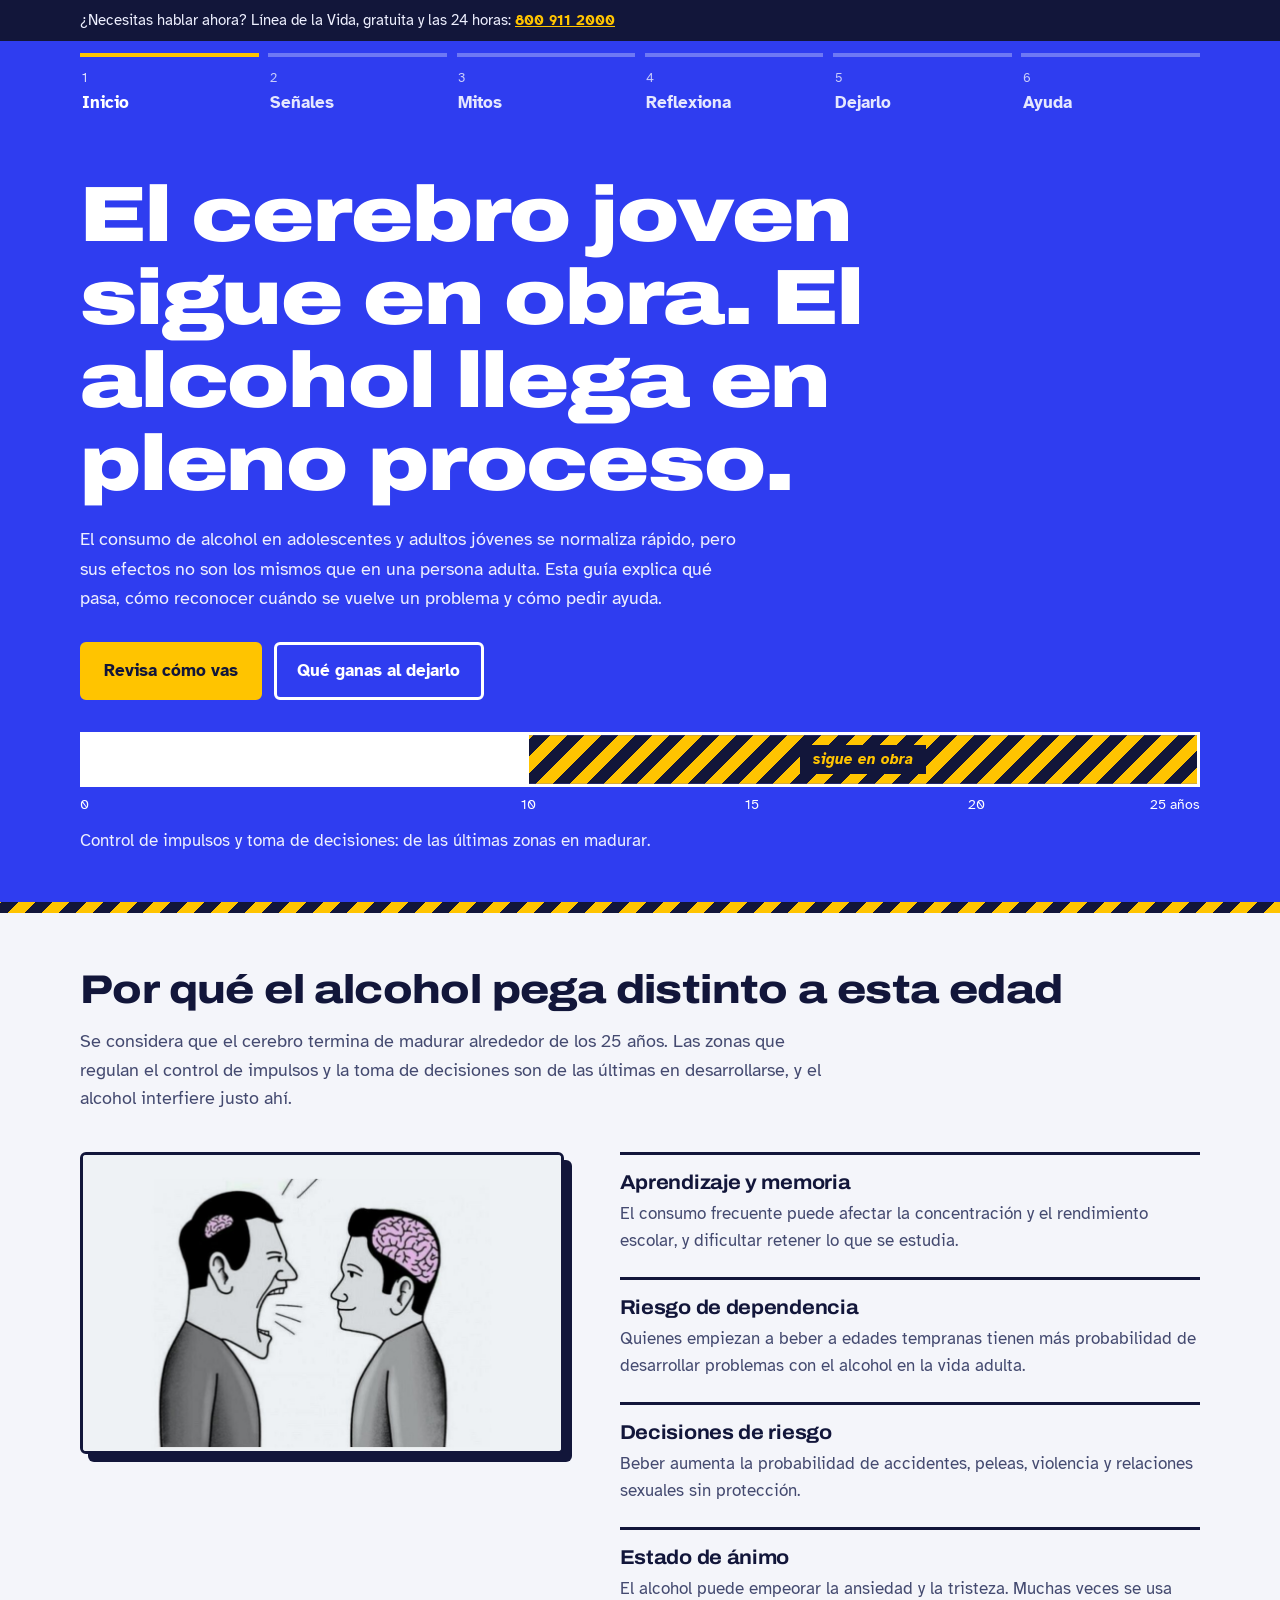
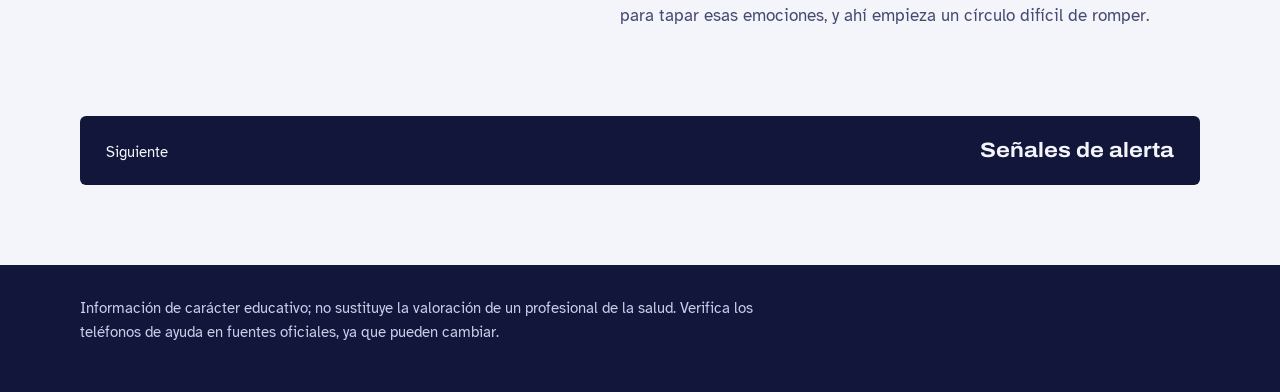
<file: index.html>
<!DOCTYPE html>
<html lang="es">
<head>
<meta charset="utf-8">
<meta name="viewport" content="width=device-width, initial-scale=1, viewport-fit=cover">
<title>Alcohol y juventud: lo que conviene saber</title>
<link rel="preconnect" href="https://fonts.googleapis.com">
<link rel="preconnect" href="https://fonts.gstatic.com" crossorigin>
<link href="https://fonts.googleapis.com/css2?family=Archivo:wdth,wght@62..125,100..900&family=Atkinson+Hyperlegible:wght@400;700&display=swap" rel="stylesheet">
<link rel="stylesheet" href="css/styles.css">
</head>
<body class="p-inicio">
<a class="skip" href="#main">Saltar al contenido</a>
<header class="top">
  <div class="strip"><div class="wrap">¿Necesitas hablar ahora? Línea de la Vida, gratuita y las 24 horas: <a href="tel:8009112000">800 911 2000</a></div></div>
  <div class="wrap">
  <nav class="rail" aria-label="Páginas"><ol><li><a href="index.html" aria-current="page"><small>1</small>Inicio</a></li><li><a href="senales.html"><small>2</small>Señales</a></li><li><a href="mitos.html"><small>3</small>Mitos</a></li><li><a href="autoevaluacion.html"><small>4</small>Reflexiona</a></li><li><a href="dejar.html"><small>5</small>Dejarlo</a></li><li><a href="ayuda.html"><small>6</small>Ayuda</a></li></ol></nav>
  <div class="title big">
    <h1>El cerebro joven sigue en obra. El alcohol llega en pleno proceso.</h1>
    <p class="lead">El consumo de alcohol en adolescentes y adultos jóvenes se normaliza rápido, pero sus efectos no son los mismos que en una persona adulta. Esta guía explica qué pasa, cómo reconocer cuándo se vuelve un problema y cómo pedir ayuda.</p>
    <p class="cta"><a class="btn" href="autoevaluacion.html">Revisa cómo vas</a><a class="btn ghost" href="dejar.html">Qué ganas al dejarlo</a></p>
  </div>
  <figure class="obra">
    <div class="bar" role="img" aria-label="Línea de edad de 0 a 25 años: desde la adolescencia hasta cerca de los 25 el cerebro sigue en obra">
      <i class="done"></i><i class="build"><b>sigue en obra</b></i>
    </div>
    <div class="ticks" aria-hidden="true"><span style="left:0">0</span><span style="left:40%">10</span><span style="left:60%">15</span><span style="left:80%">20</span><span style="left:100%">25 años</span></div>
    <figcaption>Control de impulsos y toma de decisiones: de las últimas zonas en madurar.</figcaption>
  </figure>
  </div>
</header>
<main id="main"><div class="wrap"><div class="content">
    <h2>Por qué el alcohol pega distinto a esta edad</h2>
    <p class="lead">Se considera que el cerebro termina de madurar alrededor de los 25 años. Las zonas que regulan el control de impulsos y la toma de decisiones son de las últimas en desarrollarse, y el alcohol interfiere justo ahí.</p>
    <div class="why-grid"><figure class="sticker"><img src="img/inicio.jpg" alt="Ilustración de dos hombres frente a frente: uno grita y tiene un cerebro pequeño; el otro escucha con calma y tiene un cerebro grande" width="960" height="600" loading="lazy"></figure>
    <div class="topics">
      <div><h3>Aprendizaje y memoria</h3><p>El consumo frecuente puede afectar la concentración y el rendimiento escolar, y dificultar retener lo que se estudia.</p></div>
      <div><h3>Riesgo de dependencia</h3><p>Quienes empiezan a beber a edades tempranas tienen más probabilidad de desarrollar problemas con el alcohol en la vida adulta.</p></div>
      <div><h3>Decisiones de riesgo</h3><p>Beber aumenta la probabilidad de accidentes, peleas, violencia y relaciones sexuales sin protección.</p></div>
      <div><h3>Estado de ánimo</h3><p>El alcohol puede empeorar la ansiedad y la tristeza. Muchas veces se usa para tapar esas emociones, y ahí empieza un círculo difícil de romper.</p></div>
    </div>
    </div><a class="next" href="senales.html"><small>Siguiente</small><span>señales de alerta</span></a>
  </div></div></main>
<footer><div class="wrap"><p>Información de carácter educativo; no sustituye la valoración de un profesional de la salud. Verifica los teléfonos de ayuda en fuentes oficiales, ya que pueden cambiar.</p></div></footer>
</body>
</html>
</file>
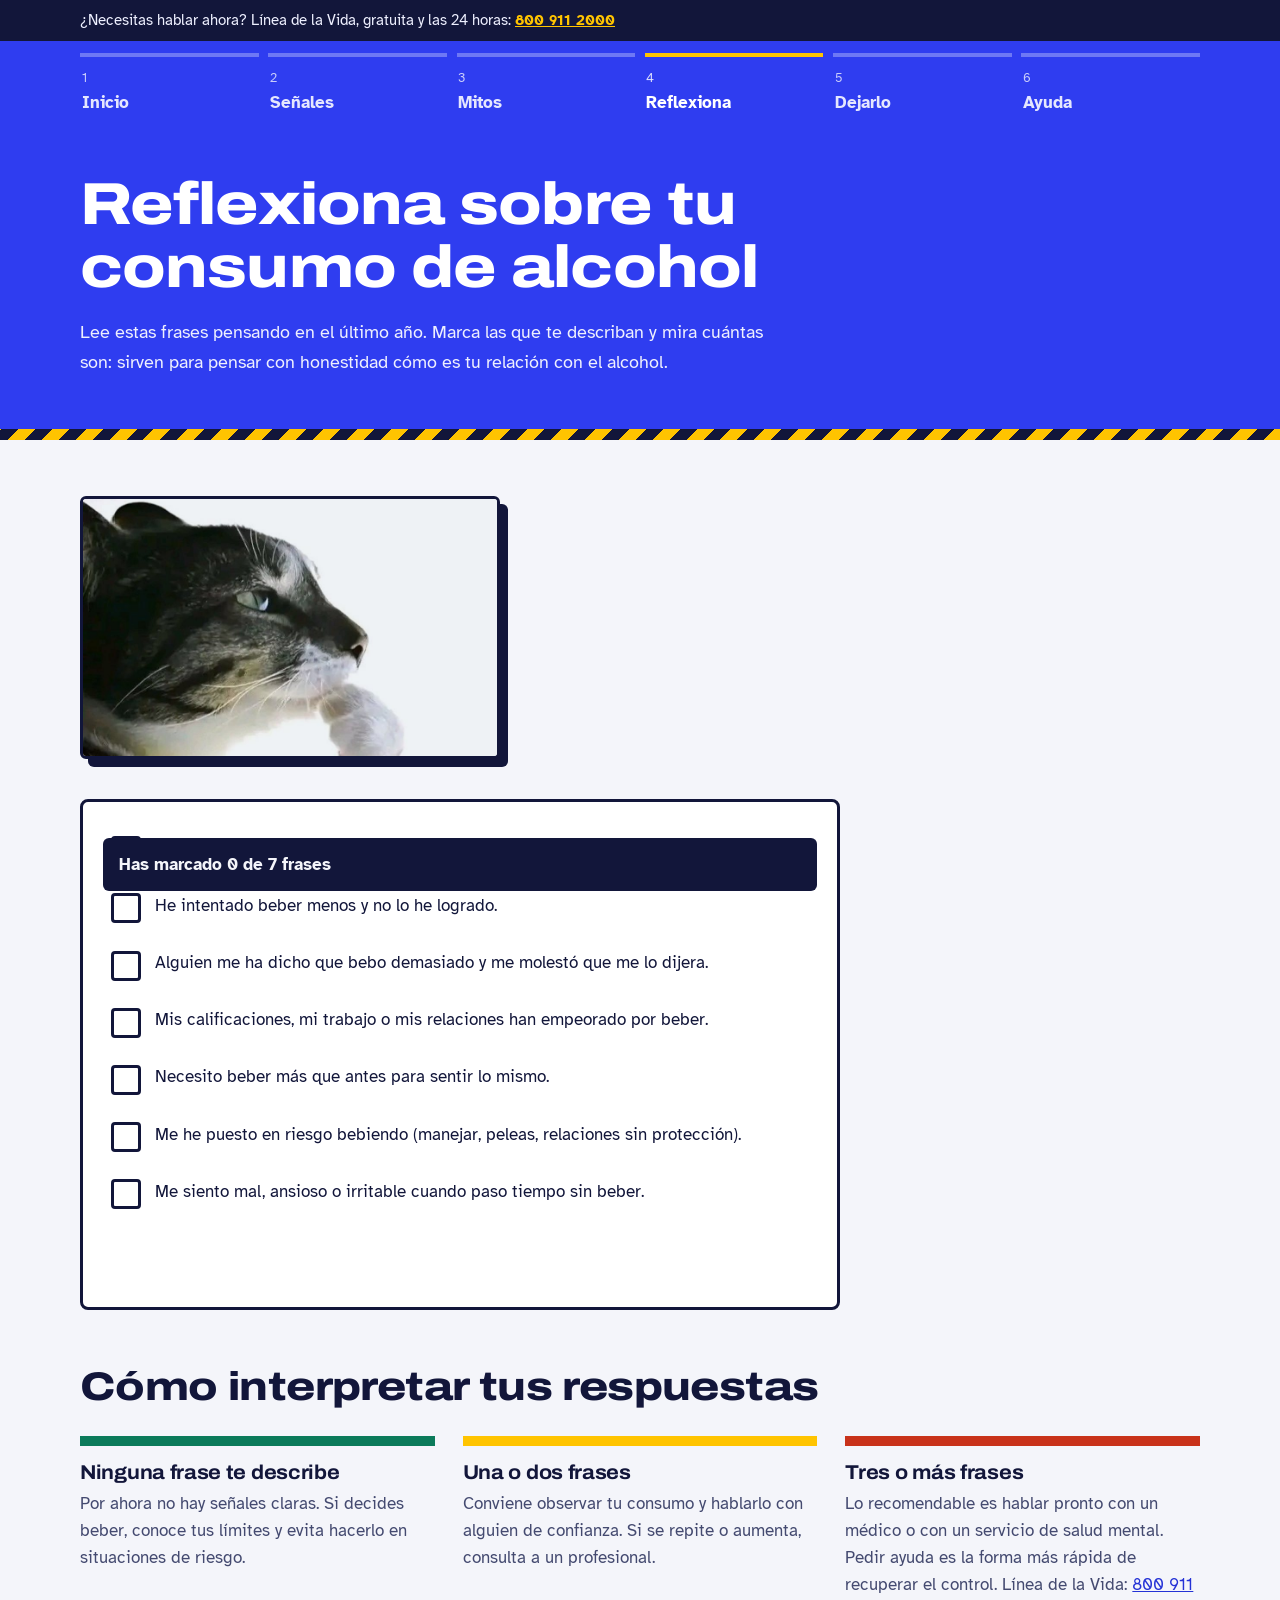
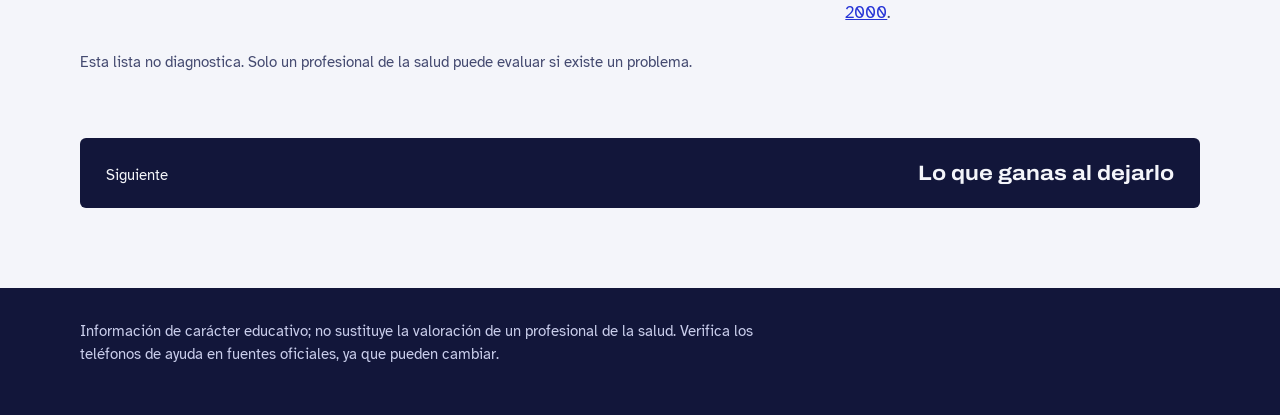
<file: autoevaluacion.html>
<!DOCTYPE html>
<html lang="es">
<head>
<meta charset="utf-8">
<meta name="viewport" content="width=device-width, initial-scale=1, viewport-fit=cover">
<title>Reflexiona sobre tu consumo de alcohol</title>
<link rel="preconnect" href="https://fonts.googleapis.com">
<link rel="preconnect" href="https://fonts.gstatic.com" crossorigin>
<link href="https://fonts.googleapis.com/css2?family=Archivo:wdth,wght@62..125,100..900&family=Atkinson+Hyperlegible:wght@400;700&display=swap" rel="stylesheet">
<link rel="stylesheet" href="css/styles.css">
</head>
<body class="p-reflexiona">
<a class="skip" href="#main">Saltar al contenido</a>
<header class="top">
  <div class="strip"><div class="wrap">¿Necesitas hablar ahora? Línea de la Vida, gratuita y las 24 horas: <a href="tel:8009112000">800 911 2000</a></div></div>
  <div class="wrap">
  <nav class="rail" aria-label="Páginas"><ol><li><a href="index.html"><small>1</small>Inicio</a></li><li><a href="senales.html"><small>2</small>Señales</a></li><li><a href="mitos.html"><small>3</small>Mitos</a></li><li><a href="autoevaluacion.html" aria-current="page"><small>4</small>Reflexiona</a></li><li><a href="dejar.html"><small>5</small>Dejarlo</a></li><li><a href="ayuda.html"><small>6</small>Ayuda</a></li></ol></nav>
  <div class="title">
    <h1>Reflexiona sobre tu consumo de alcohol</h1>
    <p class="lead">Lee estas frases pensando en el último año. Marca las que te describan y mira cuántas son: sirven para pensar con honestidad cómo es tu relación con el alcohol.</p>
  </div>
  </div>
</header>
<main id="main"><div class="wrap"><div class="content">
    
    <figure class="sticker"><img src="img/reflexiona.jpg" alt="Un gato pensativo con la pata bajo la barbilla" width="960" height="600" loading="lazy"></figure>
    <div class="check">
      <ul class="frases">
        <li><input type="checkbox" id="f0"><label for="f0">He bebido más o por más tiempo de lo que pensaba.</label></li>
        <li><input type="checkbox" id="f1"><label for="f1">He intentado beber menos y no lo he logrado.</label></li>
        <li><input type="checkbox" id="f2"><label for="f2">Alguien me ha dicho que bebo demasiado y me molestó que me lo dijera.</label></li>
        <li><input type="checkbox" id="f3"><label for="f3">Mis calificaciones, mi trabajo o mis relaciones han empeorado por beber.</label></li>
        <li><input type="checkbox" id="f4"><label for="f4">Necesito beber más que antes para sentir lo mismo.</label></li>
        <li><input type="checkbox" id="f5"><label for="f5">Me he puesto en riesgo bebiendo (manejar, peleas, relaciones sin protección).</label></li>
        <li><input type="checkbox" id="f6"><label for="f6">Me siento mal, ansioso o irritable cuando paso tiempo sin beber.</label></li>
      </ul>
      <div class="conteo" aria-live="polite"></div>
    </div>
    <h2>Cómo interpretar tus respuestas</h2>
    <div class="levels">
      <div><h3>Ninguna frase te describe</h3><p>Por ahora no hay señales claras. Si decides beber, conoce tus límites y evita hacerlo en situaciones de riesgo.</p></div>
      <div><h3>Una o dos frases</h3><p>Conviene observar tu consumo y hablarlo con alguien de confianza. Si se repite o aumenta, consulta a un profesional.</p></div>
      <div><h3>Tres o más frases</h3><p>Lo recomendable es hablar pronto con un médico o con un servicio de salud mental. Pedir ayuda es la forma más rápida de recuperar el control. Línea de la Vida: <a href="tel:8009112000">800 911 2000</a>.</p></div>
    </div>
    <p class="note">Esta lista no diagnostica. Solo un profesional de la salud puede evaluar si existe un problema.</p>
    <a class="next" href="dejar.html"><small>Siguiente</small><span>lo que ganas al dejarlo</span></a>
  </div></div></main>
<footer><div class="wrap"><p>Información de carácter educativo; no sustituye la valoración de un profesional de la salud. Verifica los teléfonos de ayuda en fuentes oficiales, ya que pueden cambiar.</p></div></footer>
</body>
</html>
</file>
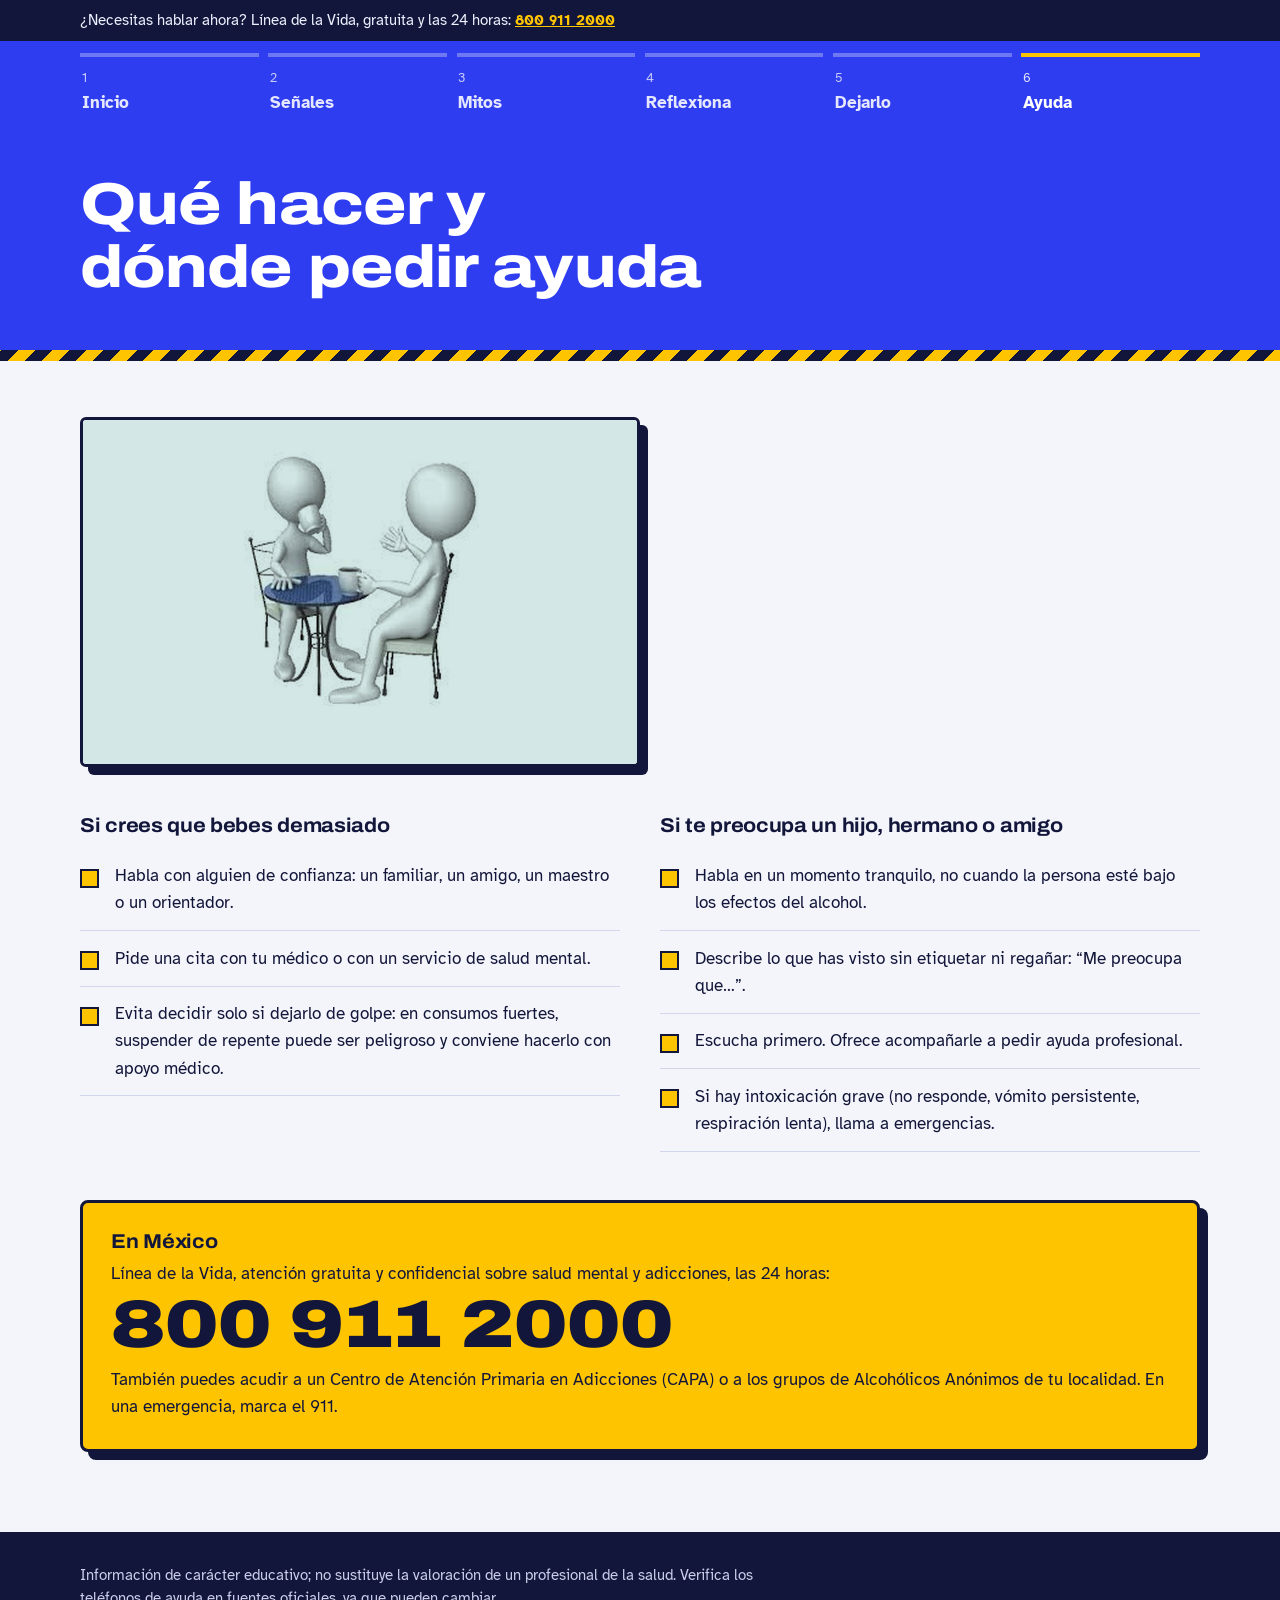
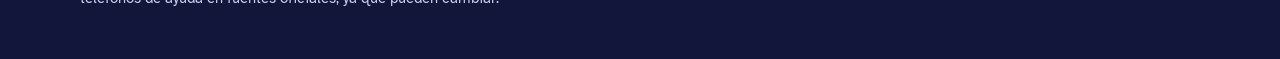
<file: ayuda.html>
<!DOCTYPE html>
<html lang="es">
<head>
<meta charset="utf-8">
<meta name="viewport" content="width=device-width, initial-scale=1, viewport-fit=cover">
<title>Dónde pedir ayuda por consumo de alcohol</title>
<link rel="preconnect" href="https://fonts.googleapis.com">
<link rel="preconnect" href="https://fonts.gstatic.com" crossorigin>
<link href="https://fonts.googleapis.com/css2?family=Archivo:wdth,wght@62..125,100..900&family=Atkinson+Hyperlegible:wght@400;700&display=swap" rel="stylesheet">
<link rel="stylesheet" href="css/styles.css">
</head>
<body class="p-ayuda">
<a class="skip" href="#main">Saltar al contenido</a>
<header class="top">
  <div class="strip"><div class="wrap">¿Necesitas hablar ahora? Línea de la Vida, gratuita y las 24 horas: <a href="tel:8009112000">800 911 2000</a></div></div>
  <div class="wrap">
  <nav class="rail" aria-label="Páginas"><ol><li><a href="index.html"><small>1</small>Inicio</a></li><li><a href="senales.html"><small>2</small>Señales</a></li><li><a href="mitos.html"><small>3</small>Mitos</a></li><li><a href="autoevaluacion.html"><small>4</small>Reflexiona</a></li><li><a href="dejar.html"><small>5</small>Dejarlo</a></li><li><a href="ayuda.html" aria-current="page"><small>6</small>Ayuda</a></li></ol></nav>
  <div class="title">
    <h1>Qué hacer y dónde pedir ayuda</h1>
    
  </div>
  </div>
</header>
<main id="main"><div class="wrap"><div class="content">
    
    <figure class="sticker"><img src="img/ayuda.jpg" alt="Dos figuras conversando en una mesa de café" width="960" height="600" loading="lazy"></figure>
    <div class="two">
      <div>
        <h3>Si crees que bebes demasiado</h3>
        <ul>
          <li>Habla con alguien de confianza: un familiar, un amigo, un maestro o un orientador.</li>
          <li>Pide una cita con tu médico o con un servicio de salud mental.</li>
          <li>Evita decidir solo si dejarlo de golpe: en consumos fuertes, suspender de repente puede ser peligroso y conviene hacerlo con apoyo médico.</li>
        </ul>
      </div>
      <div>
        <h3>Si te preocupa un hijo, hermano o amigo</h3>
        <ul>
          <li>Habla en un momento tranquilo, no cuando la persona esté bajo los efectos del alcohol.</li>
          <li>Describe lo que has visto sin etiquetar ni regañar: “Me preocupa que…”.</li>
          <li>Escucha primero. Ofrece acompañarle a pedir ayuda profesional.</li>
          <li>Si hay intoxicación grave (no responde, vómito persistente, respiración lenta), llama a emergencias.</li>
        </ul>
      </div>
    </div>
    <div class="help">
      <h3>En México</h3>
      <p>Línea de la Vida, atención gratuita y confidencial sobre salud mental y adicciones, las 24 horas:</p>
      <p class="tel"><a href="tel:8009112000">800 911 2000</a></p>
      <p>También puedes acudir a un Centro de Atención Primaria en Adicciones (CAPA) o a los grupos de Alcohólicos Anónimos de tu localidad. En una emergencia, marca el 911.</p>
    </div>
  </div></div></main>
<footer><div class="wrap"><p>Información de carácter educativo; no sustituye la valoración de un profesional de la salud. Verifica los teléfonos de ayuda en fuentes oficiales, ya que pueden cambiar.</p></div></footer>
</body>
</html>
</file>
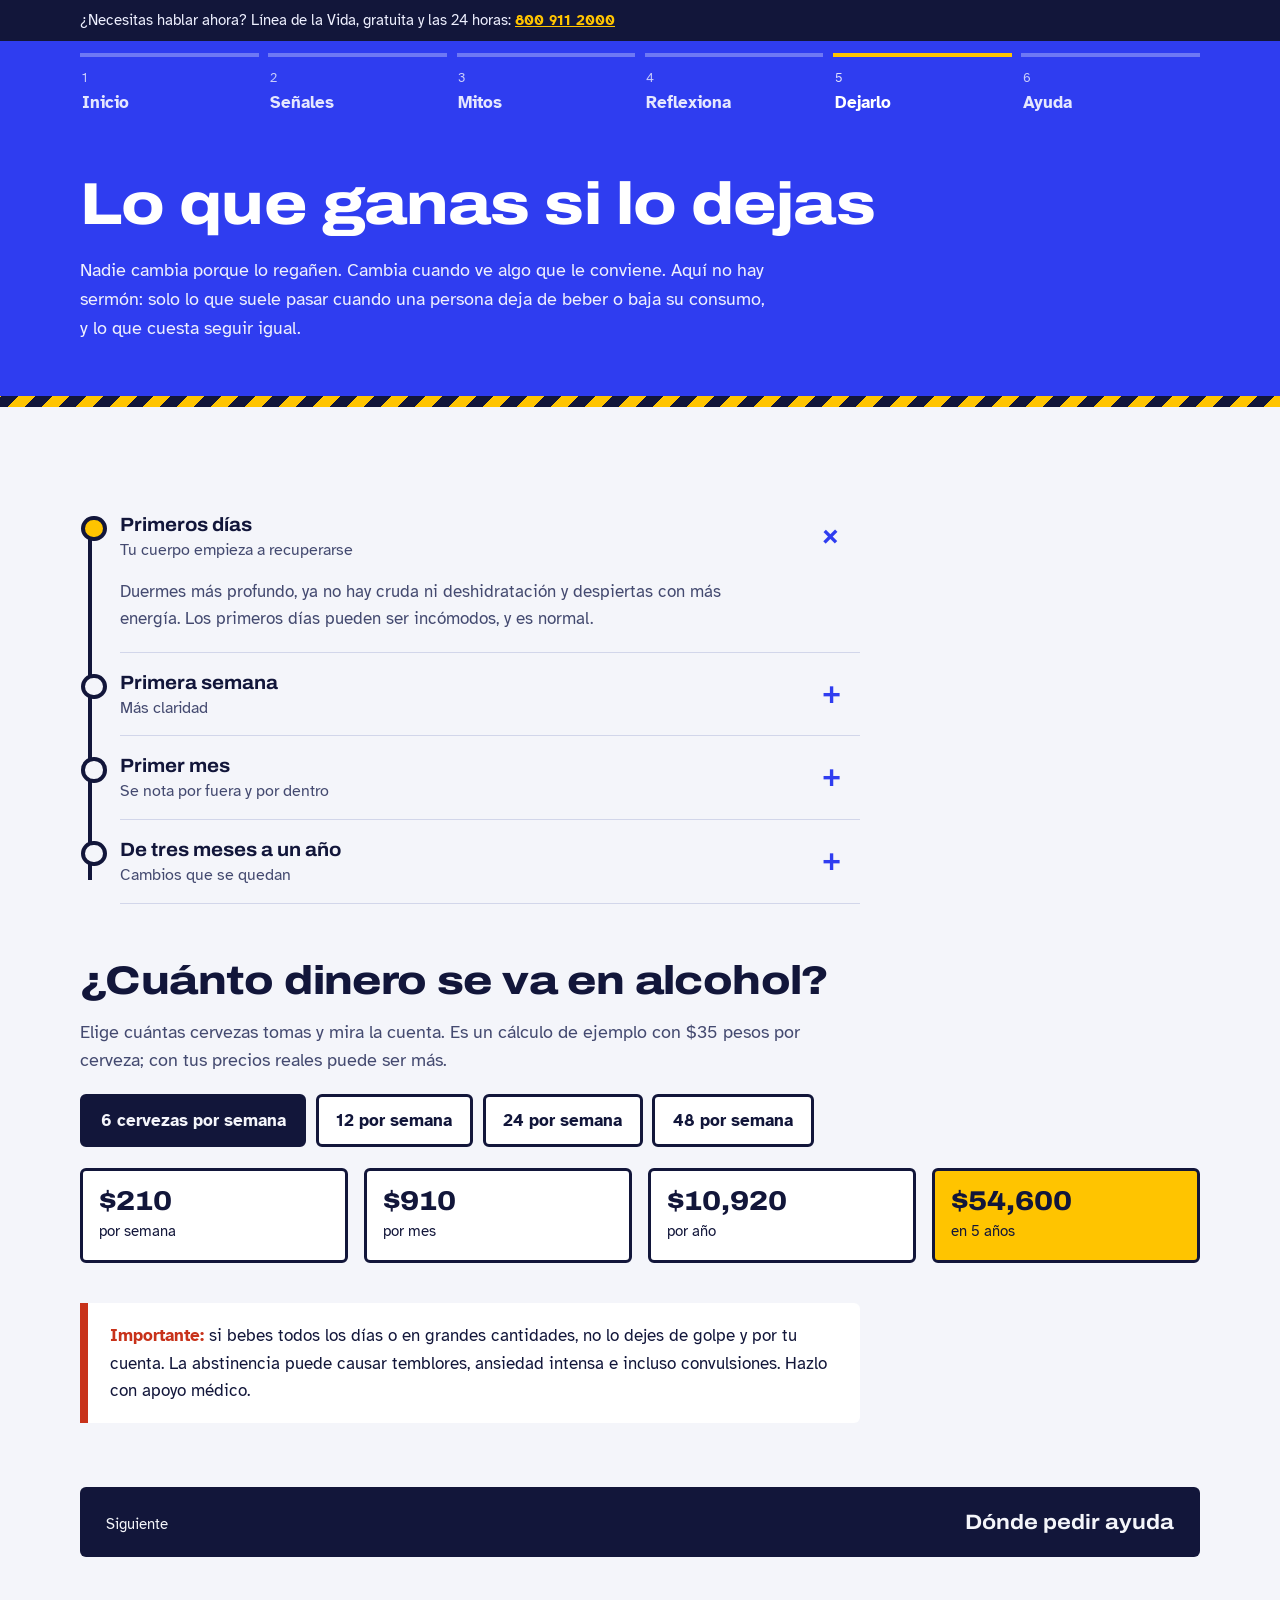
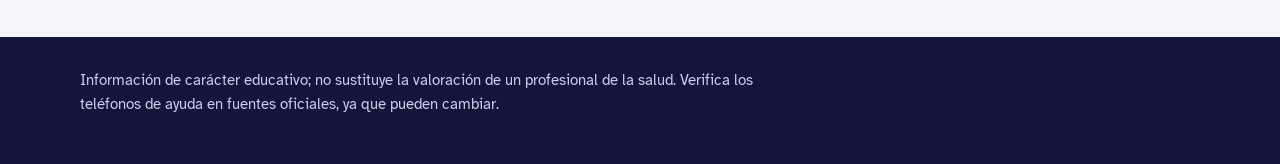
<file: dejar.html>
<!DOCTYPE html>
<html lang="es">
<head>
<meta charset="utf-8">
<meta name="viewport" content="width=device-width, initial-scale=1, viewport-fit=cover">
<title>Lo que ganas si dejas de beber</title>
<link rel="preconnect" href="https://fonts.googleapis.com">
<link rel="preconnect" href="https://fonts.gstatic.com" crossorigin>
<link href="https://fonts.googleapis.com/css2?family=Archivo:wdth,wght@62..125,100..900&family=Atkinson+Hyperlegible:wght@400;700&display=swap" rel="stylesheet">
<link rel="stylesheet" href="css/styles.css">
</head>
<body class="p-dejar">
<a class="skip" href="#main">Saltar al contenido</a>
<header class="top">
  <div class="strip"><div class="wrap">¿Necesitas hablar ahora? Línea de la Vida, gratuita y las 24 horas: <a href="tel:8009112000">800 911 2000</a></div></div>
  <div class="wrap">
  <nav class="rail" aria-label="Páginas"><ol><li><a href="index.html"><small>1</small>Inicio</a></li><li><a href="senales.html"><small>2</small>Señales</a></li><li><a href="mitos.html"><small>3</small>Mitos</a></li><li><a href="autoevaluacion.html"><small>4</small>Reflexiona</a></li><li><a href="dejar.html" aria-current="page"><small>5</small>Dejarlo</a></li><li><a href="ayuda.html"><small>6</small>Ayuda</a></li></ol></nav>
  <div class="title">
    <h1>Lo que ganas si lo dejas</h1>
    <p class="lead">Nadie cambia porque lo regañen. Cambia cuando ve algo que le conviene. Aquí no hay sermón: solo lo que suele pasar cuando una persona deja de beber o baja su consumo, y lo que cuesta seguir igual.</p>
  </div>
  </div>
</header>
<main id="main"><div class="wrap"><div class="content">
    
    <div class="acc tl">
      <details name="tl" open><summary><span class="when">Primeros días</span><small>Tu cuerpo empieza a recuperarse</small></summary><div class="body"><p>Duermes más profundo, ya no hay cruda ni deshidratación y despiertas con más energía. Los primeros días pueden ser incómodos, y es normal.</p></div></details>
      <details name="tl"><summary><span class="when">Primera semana</span><small>Más claridad</small></summary><div class="body"><p>Muchas personas notan mejor ánimo, menos ansiedad por la noche y más concentración para estudiar o trabajar.</p></div></details>
      <details name="tl"><summary><span class="when">Primer mes</span><small>Se nota por fuera y por dentro</small></summary><div class="body"><p>Mejora el sueño, baja la hinchazón y la piel luce mejor. El hígado graso, cuando existe, puede empezar a revertirse si se deja de beber.</p></div></details>
      <details name="tl"><summary><span class="when">De tres meses a un año</span><small>Cambios que se quedan</small></summary><div class="body"><p>Memoria y estado de ánimo más estables, mejores relaciones, menos riesgo de accidentes y un ahorro que se acumula. Los tiempos varían de persona a persona.</p></div></details>
    </div>

    <h2>¿Cuánto dinero se va en alcohol?</h2>
    <p class="lead">Elige cuántas cervezas tomas y mira la cuenta. Es un cálculo de ejemplo con $35 pesos por cerveza; con tus precios reales puede ser más.</p>
    <div class="gasto">
    <input type="radio" name="g" id="g1" checked><label for="g1">6 cervezas por semana</label>
    <input type="radio" name="g" id="g2"><label for="g2">12 por semana</label>
    <input type="radio" name="g" id="g3"><label for="g3">24 por semana</label>
    <input type="radio" name="g" id="g4"><label for="g4">48 por semana</label>
    <div class="g g1"><div><strong>$210</strong><span>por semana</span></div><div><strong>$910</strong><span>por mes</span></div><div><strong>$10,920</strong><span>por año</span></div><div><strong>$54,600</strong><span>en 5 años</span></div></div>
    <div class="g g2"><div><strong>$420</strong><span>por semana</span></div><div><strong>$1,820</strong><span>por mes</span></div><div><strong>$21,840</strong><span>por año</span></div><div><strong>$109,200</strong><span>en 5 años</span></div></div>
    <div class="g g3"><div><strong>$840</strong><span>por semana</span></div><div><strong>$3,640</strong><span>por mes</span></div><div><strong>$43,680</strong><span>por año</span></div><div><strong>$218,400</strong><span>en 5 años</span></div></div>
    <div class="g g4"><div><strong>$1,680</strong><span>por semana</span></div><div><strong>$7,280</strong><span>por mes</span></div><div><strong>$87,360</strong><span>por año</span></div><div><strong>$436,800</strong><span>en 5 años</span></div></div>
    </div>

    <div class="warn"><strong>Importante:</strong> si bebes todos los días o en grandes cantidades, no lo dejes de golpe y por tu cuenta. La abstinencia puede causar temblores, ansiedad intensa e incluso convulsiones. Hazlo con apoyo médico.</div>

    <a class="next" href="ayuda.html"><small>Siguiente</small><span>dónde pedir ayuda</span></a>
  </div></div></main>
<footer><div class="wrap"><p>Información de carácter educativo; no sustituye la valoración de un profesional de la salud. Verifica los teléfonos de ayuda en fuentes oficiales, ya que pueden cambiar.</p></div></footer>
</body>
</html>
</file>
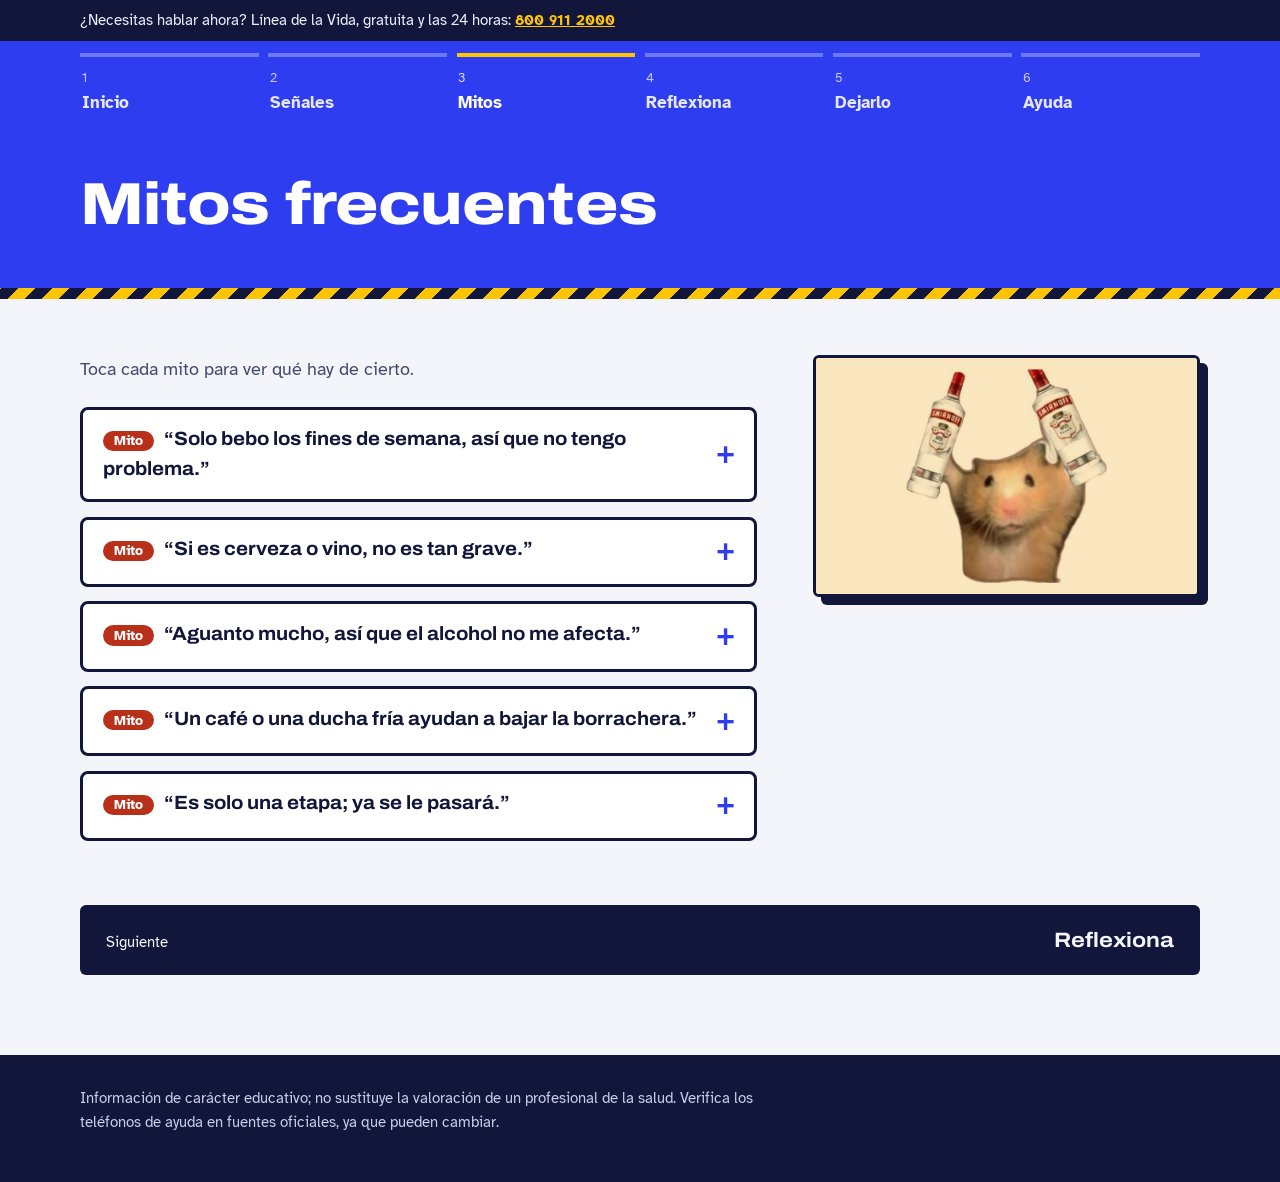
<file: mitos.html>
<!DOCTYPE html>
<html lang="es">
<head>
<meta charset="utf-8">
<meta name="viewport" content="width=device-width, initial-scale=1, viewport-fit=cover">
<title>Mitos frecuentes sobre el alcohol</title>
<link rel="preconnect" href="https://fonts.googleapis.com">
<link rel="preconnect" href="https://fonts.gstatic.com" crossorigin>
<link href="https://fonts.googleapis.com/css2?family=Archivo:wdth,wght@62..125,100..900&family=Atkinson+Hyperlegible:wght@400;700&display=swap" rel="stylesheet">
<link rel="stylesheet" href="css/styles.css">
</head>
<body class="p-mitos">
<a class="skip" href="#main">Saltar al contenido</a>
<header class="top">
  <div class="strip"><div class="wrap">¿Necesitas hablar ahora? Línea de la Vida, gratuita y las 24 horas: <a href="tel:8009112000">800 911 2000</a></div></div>
  <div class="wrap">
  <nav class="rail" aria-label="Páginas"><ol><li><a href="index.html"><small>1</small>Inicio</a></li><li><a href="senales.html"><small>2</small>Señales</a></li><li><a href="mitos.html" aria-current="page"><small>3</small>Mitos</a></li><li><a href="autoevaluacion.html"><small>4</small>Reflexiona</a></li><li><a href="dejar.html"><small>5</small>Dejarlo</a></li><li><a href="ayuda.html"><small>6</small>Ayuda</a></li></ol></nav>
  <div class="title">
    <h1>Mitos frecuentes</h1>
    
  </div>
  </div>
</header>
<main id="main"><div class="wrap"><div class="content">
    
    <figure class="sticker"><img src="img/mitos.jpg" alt="Un hámster con dos botellas de vodka flotando a sus lados" width="960" height="600" loading="lazy"></figure>
    <p class="lead">Toca cada mito para ver qué hay de cierto.</p>
    <div class="acc">
    <details name="mito"><summary><span class="tag">Mito</span>“Solo bebo los fines de semana, así que no tengo problema.”</summary><div class="body"><p><b>Realidad:</b> Beber mucho en pocas horas es una de las formas de consumo más riesgosas, aunque sea de vez en cuando. Intoxicación, accidentes y lagunas pueden ocurrir en una sola noche.</p></div></details>
    <details name="mito"><summary><span class="tag">Mito</span>“Si es cerveza o vino, no es tan grave.”</summary><div class="body"><p><b>Realidad:</b> Lo que importa es la cantidad de alcohol puro, no el tipo de bebida. Una cerveza, un vino y un trago de destilado tienen cantidades similares por porción estándar.</p></div></details>
    <details name="mito"><summary><span class="tag">Mito</span>“Aguanto mucho, así que el alcohol no me afecta.”</summary><div class="body"><p><b>Realidad:</b> Tolerar más alcohol suele ser señal de que el cuerpo se está adaptando, y eso aumenta el riesgo de dependencia en lugar de reducirlo.</p></div></details>
    <details name="mito"><summary><span class="tag">Mito</span>“Un café o una ducha fría ayudan a bajar la borrachera.”</summary><div class="body"><p><b>Realidad:</b> Solo el tiempo elimina el alcohol del cuerpo. Una persona muy intoxicada, dormida o que no reacciona necesita atención médica.</p></div></details>
    <details name="mito"><summary><span class="tag">Mito</span>“Es solo una etapa; ya se le pasará.”</summary><div class="body"><p><b>Realidad:</b> En muchos casos sí baja con el tiempo, pero cuando hay señales de problema, esperar solo deja que se agrave. Hablar a tiempo ayuda más que callar.</p></div></details>
    </div>
    <a class="next" href="autoevaluacion.html"><small>Siguiente</small><span>reflexiona</span></a>
  </div></div></main>
<footer><div class="wrap"><p>Información de carácter educativo; no sustituye la valoración de un profesional de la salud. Verifica los teléfonos de ayuda en fuentes oficiales, ya que pueden cambiar.</p></div></footer>
</body>
</html>
</file>
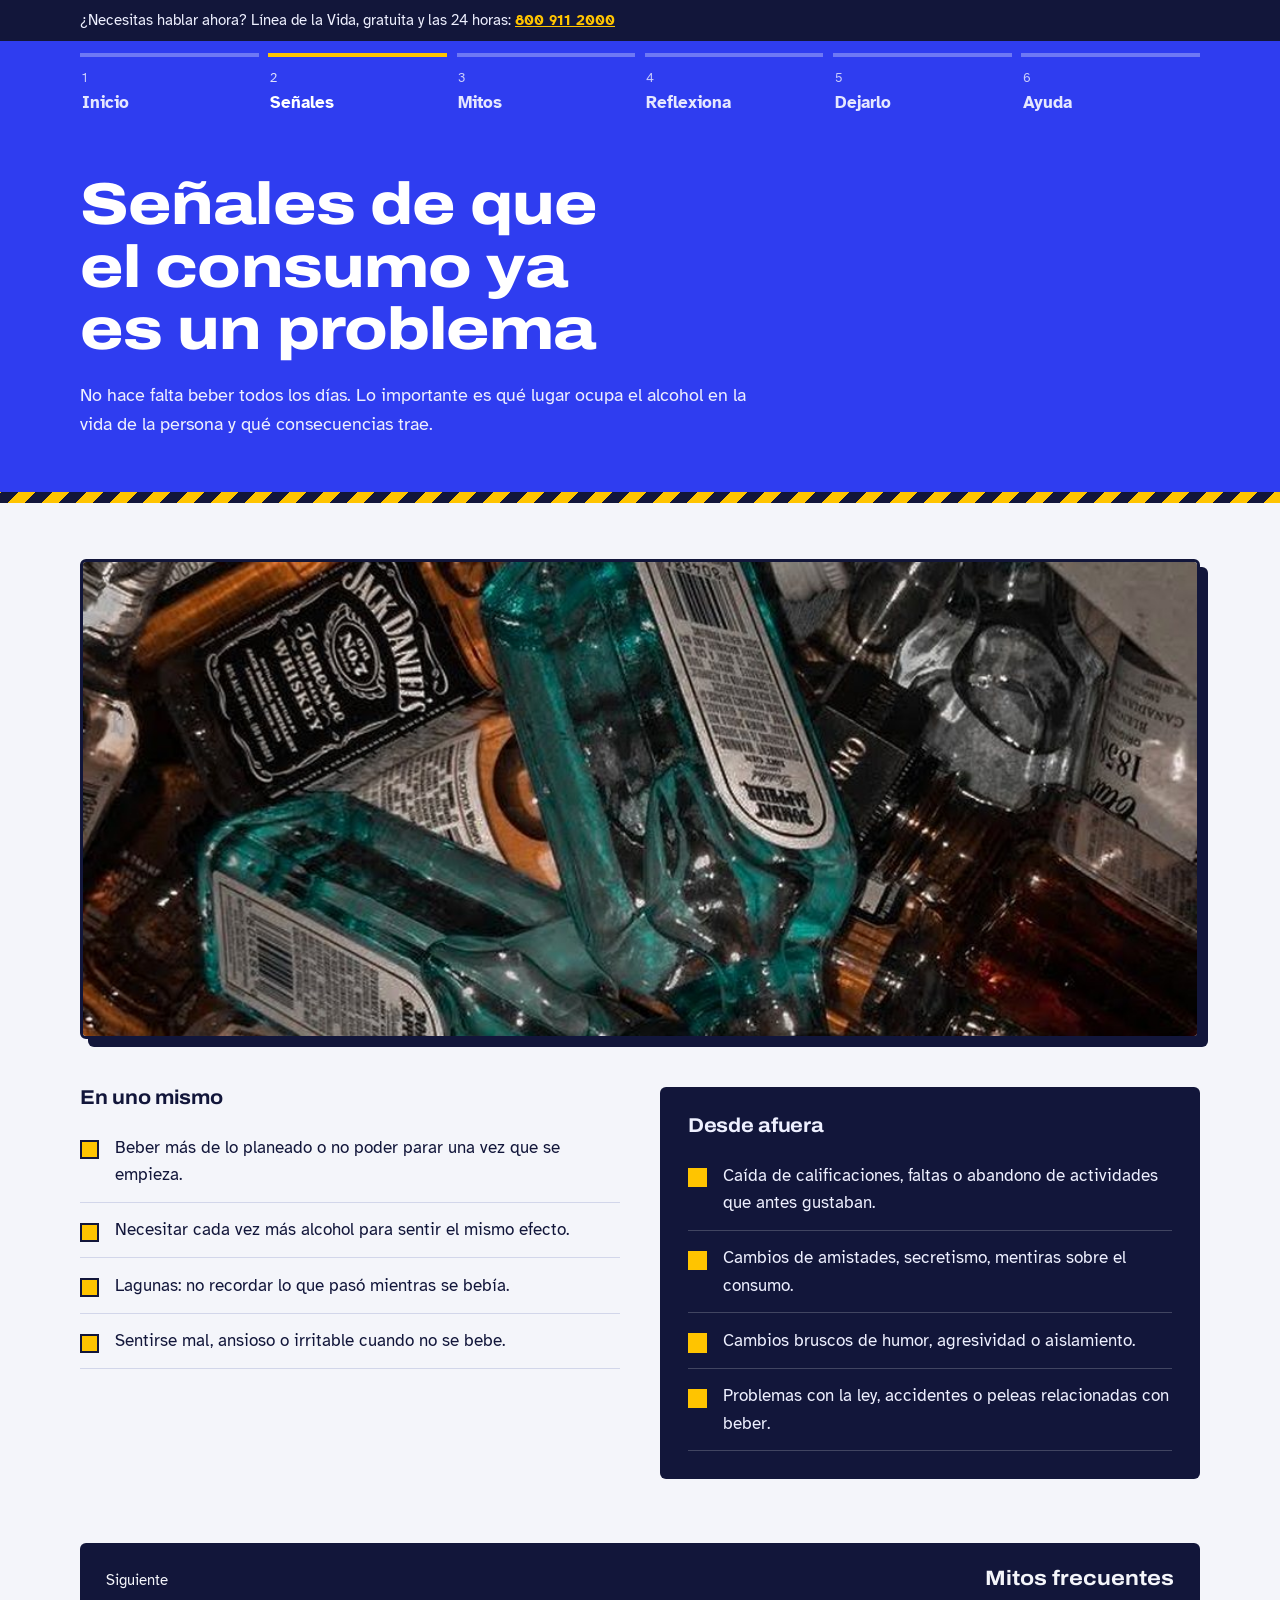
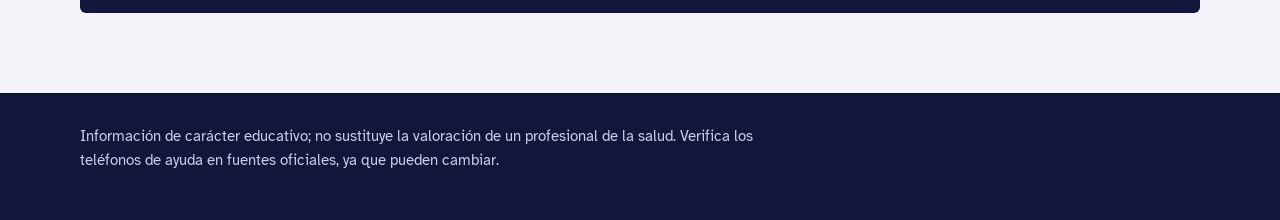
<file: senales.html>
<!DOCTYPE html>
<html lang="es">
<head>
<meta charset="utf-8">
<meta name="viewport" content="width=device-width, initial-scale=1, viewport-fit=cover">
<title>Señales de alerta del consumo problemático</title>
<link rel="preconnect" href="https://fonts.googleapis.com">
<link rel="preconnect" href="https://fonts.gstatic.com" crossorigin>
<link href="https://fonts.googleapis.com/css2?family=Archivo:wdth,wght@62..125,100..900&family=Atkinson+Hyperlegible:wght@400;700&display=swap" rel="stylesheet">
<link rel="stylesheet" href="css/styles.css">
</head>
<body class="p-senales">
<a class="skip" href="#main">Saltar al contenido</a>
<header class="top">
  <div class="strip"><div class="wrap">¿Necesitas hablar ahora? Línea de la Vida, gratuita y las 24 horas: <a href="tel:8009112000">800 911 2000</a></div></div>
  <div class="wrap">
  <nav class="rail" aria-label="Páginas"><ol><li><a href="index.html"><small>1</small>Inicio</a></li><li><a href="senales.html" aria-current="page"><small>2</small>Señales</a></li><li><a href="mitos.html"><small>3</small>Mitos</a></li><li><a href="autoevaluacion.html"><small>4</small>Reflexiona</a></li><li><a href="dejar.html"><small>5</small>Dejarlo</a></li><li><a href="ayuda.html"><small>6</small>Ayuda</a></li></ol></nav>
  <div class="title">
    <h1>Señales de que el consumo ya es un problema</h1>
    <p class="lead">No hace falta beber todos los días. Lo importante es qué lugar ocupa el alcohol en la vida de la persona y qué consecuencias trae.</p>
  </div>
  </div>
</header>
<main id="main"><div class="wrap"><div class="content">
    
    <figure class="sticker"><img src="img/senales.jpg" alt="Montón de botellitas de licor vacías" width="960" height="600" loading="lazy"></figure>
    <div class="two">
      <div>
        <h3>En uno mismo</h3>
        <ul>
          <li>Beber más de lo planeado o no poder parar una vez que se empieza.</li>
          <li>Necesitar cada vez más alcohol para sentir el mismo efecto.</li>
          <li>Lagunas: no recordar lo que pasó mientras se bebía.</li>
          <li>Sentirse mal, ansioso o irritable cuando no se bebe.</li>
        </ul>
      </div>
      <div class="dark">
        <h3>Desde afuera</h3>
        <ul>
          <li>Caída de calificaciones, faltas o abandono de actividades que antes gustaban.</li>
          <li>Cambios de amistades, secretismo, mentiras sobre el consumo.</li>
          <li>Cambios bruscos de humor, agresividad o aislamiento.</li>
          <li>Problemas con la ley, accidentes o peleas relacionadas con beber.</li>
        </ul>
      </div>
    </div>
    <a class="next" href="mitos.html"><small>Siguiente</small><span>mitos frecuentes</span></a>
  </div></div></main>
<footer><div class="wrap"><p>Información de carácter educativo; no sustituye la valoración de un profesional de la salud. Verifica los teléfonos de ayuda en fuentes oficiales, ya que pueden cambiar.</p></div></footer>
</body>
</html>
</file>
<file: css/styles.css>
/* Remodelación: "El cerebro sigue en obra" — señalética de obra (cobalto + amarillo) */
:root{
  --bg:#f4f5fa; --surface:#fff; --ink:#12163a; --muted:#444a70; --line:#d2d6ea;
  --cobalt:#2f3df0; --yellow:#ffc400; --alert:#c8321a; --good:#0b7a5a; --link:#2432d6;
  --focus:#2f3df0; --strip:#12163a; --stick:#12163a; --panel:#12163a; --on-panel:#eef0ff;
  --display:"Archivo","Arial Black",system-ui,sans-serif;
  --body:"Atkinson Hyperlegible",system-ui,-apple-system,"Segoe UI",sans-serif;
  --hazard:repeating-linear-gradient(-45deg,#ffc400 0 12px,#12163a 12px 24px);
  box-sizing:border-box; padding-top:env(safe-area-inset-top,0px); padding-bottom:env(safe-area-inset-bottom,0px);
}
@media (prefers-color-scheme:dark){
  :root:not([data-theme="light"]){
    --bg:#0b0e28; --surface:#151a42; --ink:#eef0ff; --muted:#aeb3dc; --line:#2b3270;
    --cobalt:#2a37dc; --alert:#ff8d72; --good:#4fd1a5; --link:#9aa4ff; --focus:#ffc400;
    --strip:#060818; --stick:#2f3df0; --panel:#0f1336; --on-panel:#eef0ff; color-scheme:dark;
  }
}
:root[data-theme="dark"]{
  --bg:#0b0e28; --surface:#151a42; --ink:#eef0ff; --muted:#aeb3dc; --line:#2b3270;
  --cobalt:#2a37dc; --alert:#ff8d72; --good:#4fd1a5; --link:#9aa4ff; --focus:#ffc400;
  --strip:#060818; --stick:#2f3df0; --panel:#0f1336; --on-panel:#eef0ff; color-scheme:dark;
}
*{box-sizing:border-box}
html{scroll-padding-top:env(safe-area-inset-top,0px);scroll-behavior:smooth}
body{margin:0;background:var(--bg);color:var(--ink);font:400 1.0625rem/1.6 var(--body)}
h1,h2,h3{font-family:var(--display);font-stretch:118%;margin:0;line-height:1.06;letter-spacing:-.015em;text-wrap:balance}
h2{font-size:clamp(1.6rem,3.6vw,2.5rem);font-weight:800;margin-bottom:1rem}
h3{font-size:1.25rem;font-weight:700;font-stretch:108%;margin-bottom:.4rem}
p{margin:0 0 1rem}
a{color:var(--link)}
:focus-visible,input:focus-visible+label{outline:3px solid var(--focus);outline-offset:3px}
.top :focus-visible{outline-color:#fff}
.skip{position:absolute;left:-999px}.skip:focus{left:1rem;top:1rem;z-index:9;background:#fff;color:#12163a;padding:.5rem 1rem}
.wrap{width:min(1120px,100% - 2.5rem);margin-inline:auto}

/* Franja de ayuda inmediata */
.strip{background:var(--strip);color:#eef0ff;font-size:.92rem}
.strip .wrap{padding:.55rem 0}
.strip a{color:#ffc400;font-weight:700}

/* Cabecera cobalto + riel de pasos */
.top{background:var(--cobalt);color:#fff}
.top::after{content:"";display:block;height:.7rem;background:var(--hazard)}
.rail{overflow-x:auto;padding-top:.75rem}
.rail ol{list-style:none;margin:0;padding:0;display:grid;grid-template-columns:repeat(6,minmax(6.25rem,1fr));gap:.6rem}
.rail a{display:block;padding:.7rem .1rem .55rem;border-top:4px solid rgba(255,255,255,.3);color:rgba(255,255,255,.88);text-decoration:none;font-weight:700}
.rail a:hover{border-top-color:#fff;color:#fff}
.rail a[aria-current="page"]{border-top-color:#ffc400;color:#fff}
.rail small{display:block;font-weight:400;font-size:.8rem;opacity:.85}
.title{padding:3rem 0 3.25rem}
.title h1{font-size:clamp(2rem,5.4vw,3.7rem);font-weight:800;max-width:20ch}
.title .lead{max-width:58ch;margin:1.25rem 0 0;font-size:1.15rem;color:rgba(255,255,255,.92)}
.title.big{padding-bottom:2rem}
.title.big h1{font-size:clamp(2.3rem,6.4vw,4.9rem);font-weight:900;max-width:17ch;font-stretch:122%}
.title.big .lead{max-width:56ch}

/* El elemento memorable: la barra "en obra" */
.obra{margin:0 0 3rem}
.obra .bar{position:relative;display:flex;height:3.4rem;background:rgba(255,255,255,.18);border:3px solid #fff}
.obra .done{width:40%;background:#fff}
.obra .build{flex:1;background:var(--hazard);display:grid;place-items:center;animation:crece 1.6s .35s cubic-bezier(.2,.7,.2,1) both}
.obra .build b{background:#12163a;color:#ffc400;padding:.15rem .8rem;font-size:.95rem}
@keyframes crece{from{clip-path:inset(0 100% 0 0)}to{clip-path:inset(0 0 0 0)}}
.ticks{position:relative;height:1.6rem;margin-top:.4rem;font-size:.9rem}
.ticks span{position:absolute;transform:translateX(-50%);white-space:nowrap}
.ticks span:first-child{transform:none}.ticks span:last-child{transform:translateX(-100%)}
.obra figcaption{max-width:60ch;margin-top:.5rem;color:rgba(255,255,255,.92)}
@media (prefers-reduced-motion:reduce){.obra .build{animation:none}html{scroll-behavior:auto}}

/* Botones */
.cta{display:flex;gap:.75rem;flex-wrap:wrap;margin:1.75rem 0 0}
.btn{display:inline-block;padding:.8rem 1.3rem;border-radius:6px;background:#ffc400;color:#12163a;font-weight:700;text-decoration:none;border:3px solid #ffc400;transition:transform .15s}
.btn:hover{transform:translateY(-2px)}
.btn.ghost{background:transparent;color:#fff;border-color:#fff}

/* Contenido */
main{padding:3.5rem 0 1rem}
.lead{max-width:62ch;color:var(--muted);font-size:1.1rem}
.sticker{margin:0}
.sticker img{display:block;width:100%;height:auto;aspect-ratio:16/10;object-fit:cover;border:3px solid var(--ink);border-radius:6px;box-shadow:8px 8px 0 var(--stick);background:var(--line)}
.why-grid{display:grid;grid-template-columns:minmax(0,5fr) minmax(0,6fr);gap:3.5rem;margin-top:2.5rem;align-items:start}
.topics>div{padding:1.1rem 0 1.4rem;border-top:3px solid var(--ink)}
.topics p{margin:0;color:var(--muted)}
.next{display:flex;justify-content:space-between;align-items:baseline;gap:1rem;margin-top:4rem;padding:1.4rem 1.6rem;border-radius:6px;background:var(--ink);color:var(--bg);text-decoration:none;font:700 1.3rem/1.2 var(--display);font-stretch:112%;transition:background .15s,color .15s}
.next small{font:400 .95rem var(--body)}
.next span::first-letter{text-transform:uppercase}
.next:hover{background:#ffc400;color:#12163a}

/* Señales */
.p-senales .sticker img{aspect-ratio:21/9}
.p-senales .sticker{margin-bottom:3rem}
.two{display:grid;grid-template-columns:repeat(auto-fit,minmax(min(100%,22rem),1fr));gap:2.5rem}
.two>div.dark{background:var(--panel);color:var(--on-panel);padding:1.75rem;border-radius:6px}
.two ul{list-style:none;margin:.75rem 0 0;padding:0}
.two li{position:relative;padding:.85rem 0 .85rem 2.2rem;border-bottom:1px solid var(--line)}
.two li::before{content:"";position:absolute;left:0;top:1.25rem;width:.95rem;height:.95rem;background:#ffc400;border:2px solid #12163a}
.dark li{border-color:rgba(255,255,255,.2)}.dark li::before{border-color:#ffc400}

/* Acordeones (mitos y línea de tiempo) */
.acc{display:grid;gap:.9rem;margin-top:1.5rem}
.acc details{background:var(--surface);border:3px solid var(--ink);border-radius:8px}
.acc details[open]{box-shadow:6px 6px 0 var(--stick)}
.acc summary{cursor:pointer;list-style:none;position:relative;padding:1.1rem 3.5rem 1.1rem 1.25rem;font:700 1.2rem/1.3 var(--display);font-stretch:106%}
.acc summary::-webkit-details-marker{display:none}
.acc summary::after{content:"+";position:absolute;right:1.1rem;top:50%;margin-top:-1.1rem;font-size:2rem;line-height:1;color:var(--cobalt);transition:transform .2s}
.acc details[open] summary::after{transform:rotate(45deg)}
.acc .tag{display:inline-block;background:#b8301a;color:#fff;font:700 .85rem var(--body);padding:.1rem .7rem;border-radius:999px;margin:0 .6rem .35rem 0}
.acc .body{padding:0 1.25rem 1.25rem;color:var(--muted);max-width:62ch;animation:fade .25s ease}
.acc .body p{margin:0}.acc .body b{color:var(--good)}
@keyframes fade{from{opacity:0;transform:translateY(-6px)}to{opacity:1;transform:none}}
.p-mitos .content{display:grid;grid-template-columns:minmax(0,7fr) minmax(0,4fr);column-gap:3.5rem;align-items:start}
.p-mitos .sticker{grid-column:2;grid-row:1/span 2;position:sticky;top:1.5rem}
.p-mitos .lead,.p-mitos .acc{grid-column:1}.p-mitos .lead{margin:0}.p-mitos .next{grid-column:1/-1}

/* Línea de tiempo */
.tl{position:relative;padding-left:2.5rem;gap:0;margin-top:2rem;max-width:780px}
.tl::before{content:"";position:absolute;left:.5rem;top:1.5rem;bottom:1.5rem;width:4px;background:var(--ink)}
.tl details{position:relative;border:0;border-bottom:1px solid var(--line);border-radius:0;background:none;box-shadow:none!important}
.tl details::before{content:"";position:absolute;left:-2.425rem;top:1.3rem;width:1.1rem;height:1.1rem;border-radius:50%;background:var(--bg);border:4px solid var(--ink)}
.tl details[open]::before{background:#ffc400}
.tl summary{padding-left:0}.tl .body{padding-left:0}
.tl .when{display:block}
.tl summary small{display:block;font:400 1rem var(--body);color:var(--muted);margin-top:.15rem}

/* Reflexiona */
.p-reflexiona .sticker{max-width:420px;margin:0 0 2.5rem}
.check{counter-reset:n;background:var(--surface);border:3px solid var(--ink);border-radius:8px;padding:1.25rem 1.25rem 1rem;max-width:760px}
.frases{list-style:none;margin:0;padding:0}
.frases input,.gasto input{position:absolute;opacity:0}
.frases label{display:flex;gap:.9rem;align-items:flex-start;padding:.8rem .5rem;cursor:pointer;border-radius:6px}
.frases label:hover{background:var(--bg)}
.frases label::before{content:"";flex:none;display:grid;place-items:center;width:1.5rem;height:1.5rem;margin-top:.1rem;border:3px solid var(--ink);border-radius:4px;font-weight:700;line-height:1;color:#12163a}
.frases input:checked+label{counter-increment:n}
.frases input:checked+label::before{content:"\2713";background:#ffc400}
.conteo{position:sticky;bottom:1rem;margin-top:1rem;padding:.8rem 1rem;border-radius:6px;background:var(--ink);color:var(--bg);font-weight:700}
.conteo::after{content:"Has marcado " counter(n) " de 7 frases"}
.levels{display:grid;grid-template-columns:repeat(auto-fit,minmax(240px,1fr));gap:1.75rem;margin-top:1.75rem}
.levels>div{border-top:10px solid var(--line);padding-top:1rem}
.levels>div:nth-child(1){border-color:var(--good)}.levels>div:nth-child(2){border-color:#ffc400}.levels>div:nth-child(3){border-color:var(--alert)}
.levels p{margin:0;color:var(--muted)}
.note{font-size:.95rem;color:var(--muted);margin-top:1.5rem}
.p-reflexiona h2{margin-top:3.5rem}

/* Dejarlo */
.gasto{position:relative;display:flex;flex-wrap:wrap;gap:.6rem;margin-top:1.25rem}
.gasto label{padding:.6rem 1.1rem;border:3px solid var(--ink);border-radius:6px;cursor:pointer;font-weight:700;background:var(--surface)}
.gasto input:checked+label{background:var(--ink);color:var(--bg)}
.g{display:none;flex-basis:100%;gap:1rem;margin-top:.75rem;flex-wrap:wrap}
#g1:checked~.g1,#g2:checked~.g2,#g3:checked~.g3,#g4:checked~.g4{display:flex;animation:fade .25s ease}
.g div{flex:1 1 150px;background:var(--surface);border:3px solid var(--ink);border-radius:6px;padding:1rem}
.g div:last-child{background:#ffc400;color:#12163a}
.g strong{display:block;font:800 1.7rem/1.1 var(--display);font-stretch:112%}
.g span{font-size:.95rem}
.p-dejar h2{margin-top:3.5rem}
.warn{margin-top:2.5rem;padding:1.2rem 1.4rem;border-left:8px solid var(--alert);background:var(--surface);border-radius:0 6px 6px 0;max-width:780px}
.warn strong{color:var(--alert)}

/* Ayuda */
.p-ayuda .sticker{max-width:560px;margin-bottom:3rem}
.help{background:#ffc400;color:#12163a;border:3px solid #12163a;border-radius:8px;padding:1.75rem;margin-top:3rem;box-shadow:8px 8px 0 var(--stick)}
.help p{margin:.5rem 0 0}
.help .tel{margin:.25rem 0;font:900 clamp(2.4rem,8vw,4.2rem)/1 var(--display);font-stretch:122%}
.help .tel a{color:#12163a;text-decoration:none}

footer{margin-top:4rem;background:var(--strip);color:#c9cdeb;padding:2rem 0 3rem;font-size:.92rem}
footer p{max-width:70ch;margin:0}

@media (max-width:760px){
  .why-grid,.p-mitos .content{grid-template-columns:1fr}
  .p-mitos .sticker{grid-column:1;grid-row:auto;position:static;margin-bottom:2rem}
  .why-grid{gap:2rem}
  .next{flex-direction:column;gap:.3rem}
}
</file>
